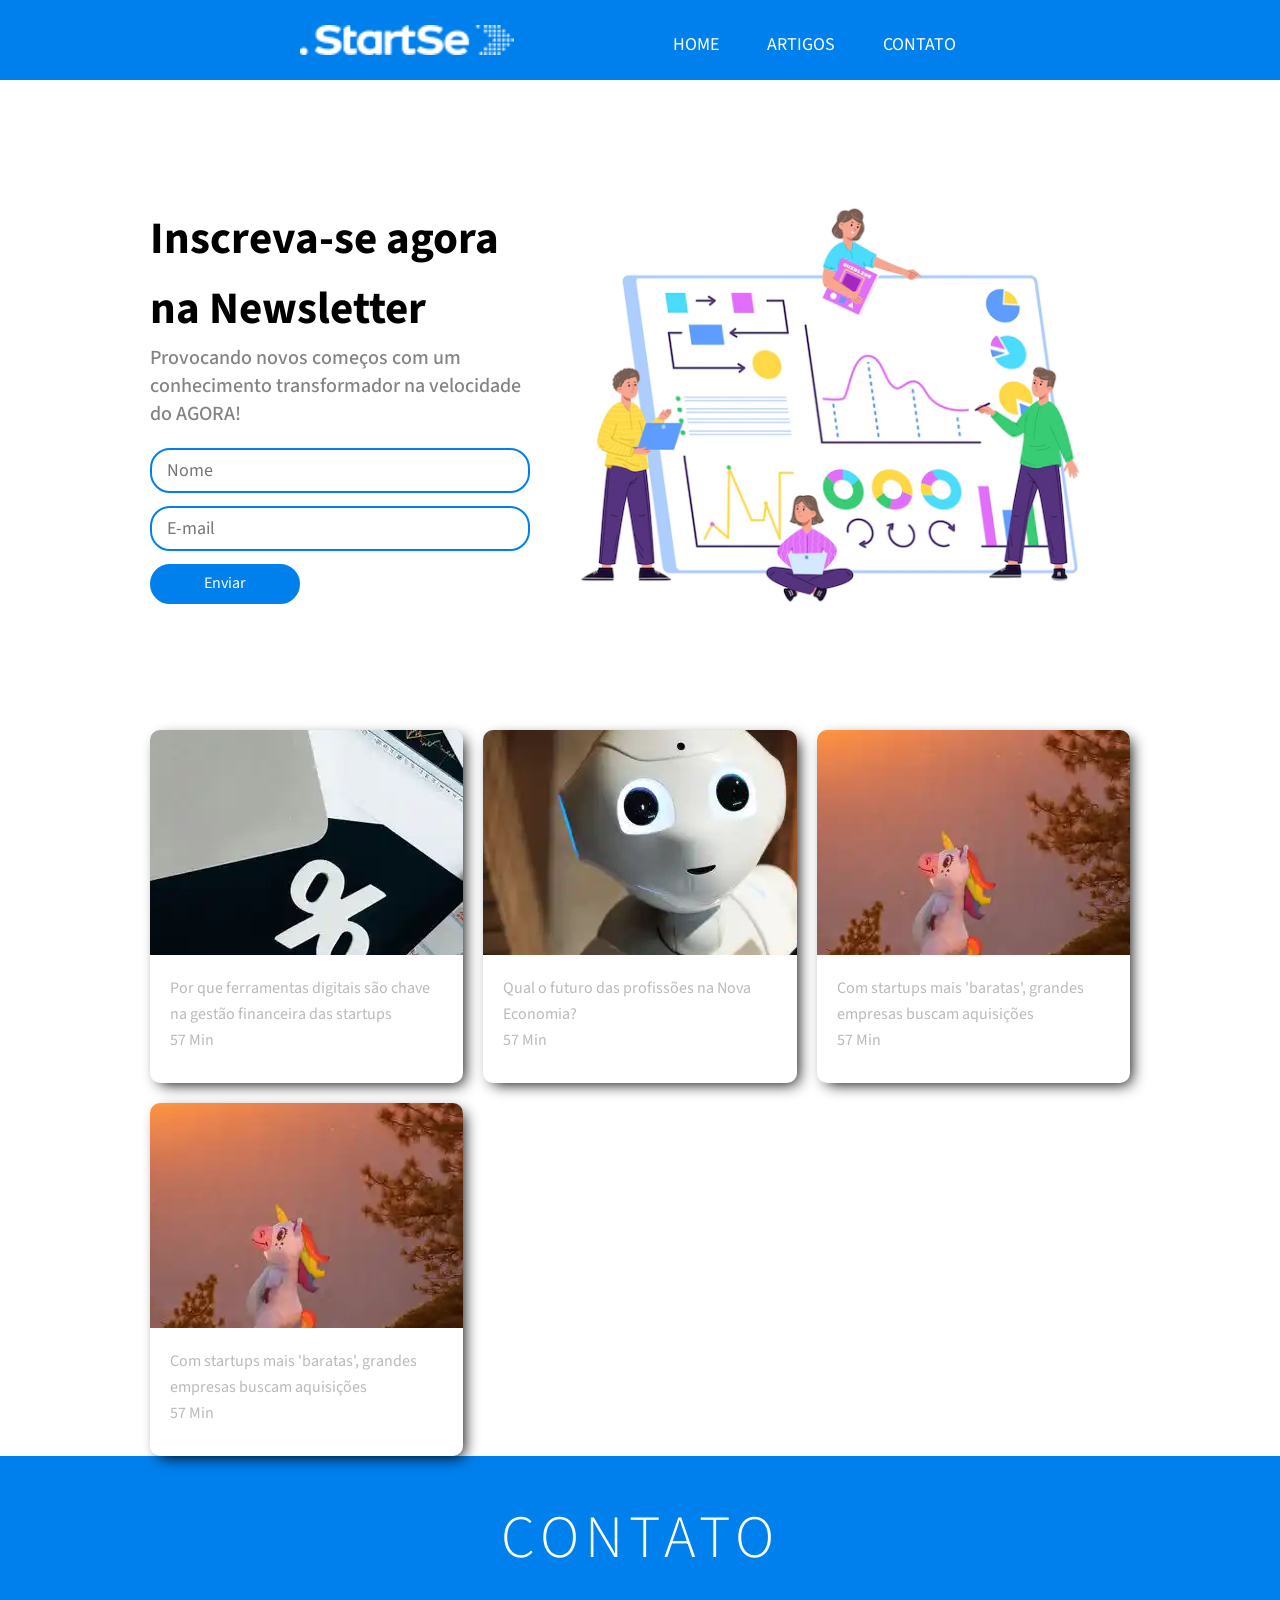
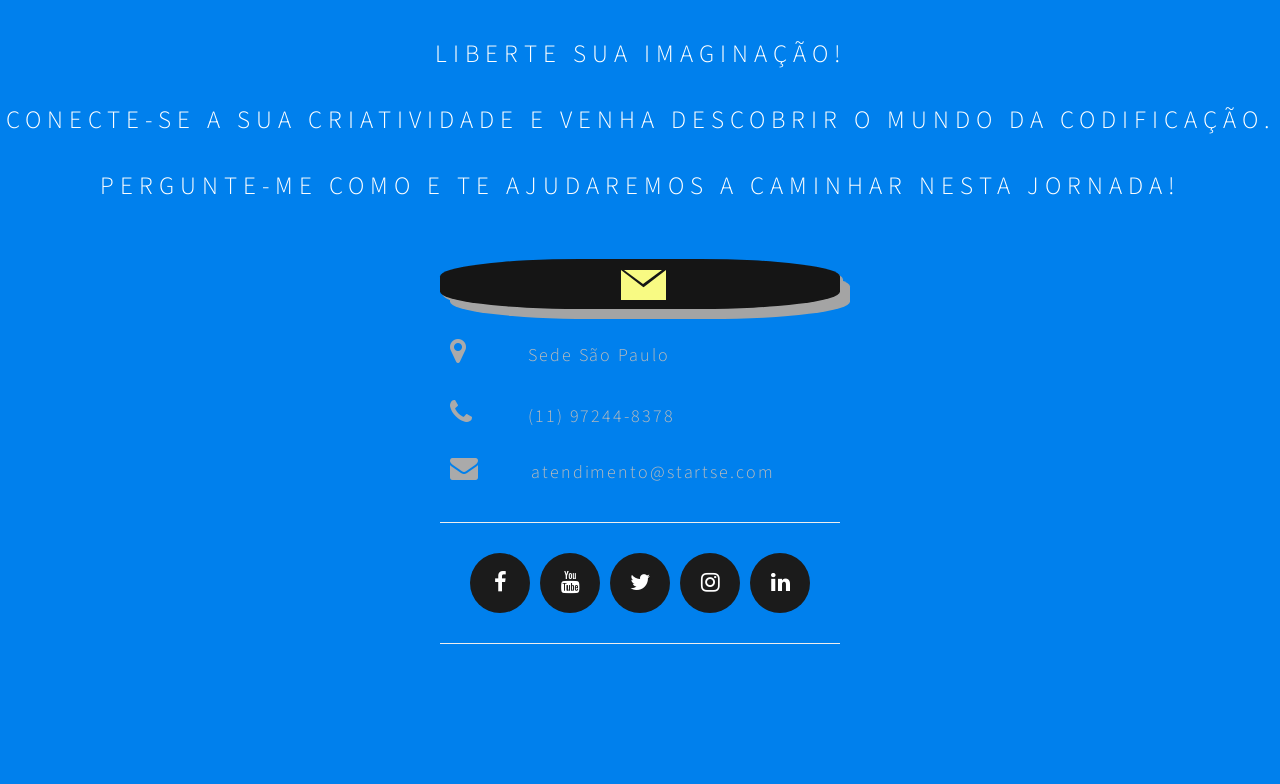
<file: index.html>
<!DOCTYPE html>
<html lang="pt-br">

<head>
    <meta charset="UTF-8">
    <meta http-equiv="X-UA-Compatible" content="IE=edge" />
    <meta name="viewport" content="width=device-width, initial-scale=1.0" />
    <title>StartSe_WEB</title>
    <link rel="stylesheet" href="https://maxcdn.bootstrapcdn.com/font-awesome/4.5.0/css/font-awesome.min.css">
    <link rel='stylesheet' href='https://maxcdn.bootstrapcdn.com/bootstrap/3.3.5/css/bootstrap.min.css'>
    <link rel="icon" type="image/x-icon" href="images/favicon.ico" />
    <link rel="stylesheet" href="./CSS/style.css" />
    <link rel="stylesheet" href="./CSS/responsive.css" />
</head>

<body>
    <header>
        <div class="container">
            <img src="./images/image.png" alt="logo" />
            <div class="menu-section">
                <div class="container-menu">
                    <input type="checkbox" id="checkbox-menu" />
                    <label class="menu-button-container" for="checkbox-menu">
                        <span></span>
                        <span></span>
                        <span></span>
                    </label>
                    <nav>
                        <ul class="menu">
                            <li>
                                <a href="#home">Home</a>
                            </li>
                            <li>
                                <a href="#artigos">Artigos</a>
                            </li>
                            <li>
                                <a href="#contact">Contato</a>
                            </li>
                        </ul>
                    </nav>
                </div>
            </div>
        </div>
    </header>
    <main id="home">
        <div class="container-main">
            <div>
                <h2><span>Inscreva-se agora</span></h2>
                <h2>na Newsletter</h2>
                <h3>
                    Provocando novos começos com um conhecimento transformador na
                    velocidade do AGORA!
                </h3>
                <form id="news">
                    <input type="text" placeholder="Nome" />
                    <input type="email" placeholder="E-mail" />
                    <input type="submit" value="Enviar" />
                </form>
            </div>
            <img src="./images/register.webp" alt="">
        </div>
    </main>
    <section id="artigos" class="cards">
        <a href="https://www.startse.com/artigos/ferramentas-digitais-sao-chave-na-gestao-financeira-das-startups/">
            <div class="card">
                <div class="image">
                    <img src="./images/comp.webp" />
                </div>

                <div class="content">
                    <p class="title text--medium">
                        Por que ferramentas digitais são chave na gestão financeira das startups
                    </p>
                    <div class="info">
                        <p class="text--medium">57 Min</p>
                    </div>
                </div>
            </div>
        </a>
        <a href="./artigos/futuro/futuro.html">
            <div class="card">
                <div class="image">
                    <img src="./images/futuro.webp" />
                </div>

                <div class="content">
                    <p class="title text--medium">
                        Qual o futuro das profissões na Nova Economia?
                    </p>
                    <div class="info">
                        <p class="text--medium">57 Min</p>
                    </div>
                </div>
            </div>
        </a>
        <div class="card">
            <div class="image">
                <img src="./images/unicornio.webp" />
            </div>

            <div class="content">
                <p class="title text--medium">
                    Com startups mais 'baratas', grandes empresas buscam aquisições
                </p>
                <div class="info">
                    <p class="text--medium">57 Min</p>
                </div>
            </div>
        </div>
        <div class="card">
            <div class="image">
                <img src="./images/unicornio.webp" />
            </div>

            <div class="content">
                <p class="title text--medium">
                    Com startups mais 'baratas', grandes empresas buscam aquisições
                </p>
                <div class="info">
                    <p class="text--medium">57 Min</p>
                </div>
            </div>
        </div>
    </section>
    <section id="contact">

        <h1 class="section-header">Contato</h1>
    
        <article>
          <h4 class="section-message">
            Liberte sua imaginação!
          </h4>
          <h4 class="section-message">
            Conecte-se a sua criatividade e venha descobrir o mundo da codificação.
          </h4>
          <h4 class="section-message">
            Pergunte-me como e te ajudaremos a caminhar nesta jornada!
          </h4>
          <div class="contact-wrapper">
    
            <!-- Message contact page -->
            <div>
              <input id="checkcontact" type="checkbox">
              <div id="check">
                <label for="checkcontact" class="contactbutton">
                  <div class="mail">
                  </div>
                </label>
                <form id="contact-form" class="form-horizontal" role="form">
    
                  <div class="form-group">
                    <div class="col-sm-12">
                      <input type="text" class="form-control" id="name" placeholder="NOME" name="name" value="" required>
                    </div>
                  </div>
                  <div class="form-group">
                    <div class="col-sm-12">
                      <input type="email" class="form-control" id="email" placeholder="EMAIL" name="email" value=""
                        required>
                    </div>
                  </div>
                  <textarea class="form-control" rows="10" placeholder="MENSAGEM" name="message" required></textarea>
    
                  <button class="btn btn-primary send-button" id="submit" type="submit" value="Enviar">
                    <div class="alt-send-button">
                      <i class="fa fa-paper-plane"></i><span class="send-text">Enviar</span>
                    </div>
                  </button>
                </form>
              </div>
            </div>
            <!-- map, contacts and social media page -->
    
            <nav class="direct-contact-container">
    
              <ul class="contact-list">
                <input id="checkaddress" type="checkbox">
                <div id="checkaddres">
                  <label for="checkaddress" class="contactaddress">
<!--                    <div class="divaddress">-->
                      <li id="address" class="list-item"><i class="fa fa-map-marker fa-2x"><span
                            class="contact-text place">Sede São Paulo</span></i></li>
<!--                    </div>-->
                  </label>
                  <iframe src="https://www.google.com/maps/embed?pb=!1m18!1m12!1m3!1d3657.2522989006097!2d-46.67970048460905!3d-23.559380467405166!2m3!1f0!2f0!3f0!3m2!1i1024!2i768!4f13.1!3m3!1m2!1s0x94ce57839885e0d3%3A0x8f6161fee68362d4!2sR.%20Cristiano%20Viana%2C%20401%20-%20Pinheiros%2C%20S%C3%A3o%20Paulo%20-%20SP%2C%2005411-000!5e0!3m2!1spt-PT!2sbr!4v1655299584125!5m2!1spt-PT!2sbr" width="400" height="350" style="border:0;" allowfullscreen="" loading="lazy" referrerpolicy="no-referrer-when-downgrade"></iframe>
                </div>
                <li class="list-item"><i class="fa fa-phone fa-2x"><span class="contact-text phone"><a
                        href="tel:55 11 97244-8378" title="Give me a call">(11) 97244-8378</a></span></i></li>
    
                <li class="list-item"><i class="fa fa-envelope fa-2x"><span class="contact-text gmail"><a href="mailto:atendimento@startse.com"
                        title="Send me an email">atendimento@startse.com</a></span></i></li>
    
              </ul>
    
              <hr>
              <ul class="social-media-list">
                <li><a href="https://www.facebook.com/startseoficial" target="blank" class="contact-icon">
                    <i class="fa fa-facebook" aria-hidden="true"></i></a>
                </li>
                <li><a href="https://www.youtube.com/startseoficial" target="_blank" class="contact-icon">
                    <i class="fa fa-youtube" aria-hidden="true"></i></a>
                </li>
                <li><a href="https://twitter.com/startseoficial" target="_blank" class="contact-icon">
                    <i class="fa fa-twitter" aria-hidden="true"></i></a>
                </li>
                <li><a href="https://www.instagram.com/startseoficial/" target="_blank" class="contact-icon">
                    <i class="fa fa-instagram" aria-hidden="true"></i></a>
                </li>
                <li><a href="https://www.linkedin.com/company/startse/" target="_blank" class="contact-icon">
                  <i class="fa fa-linkedin" aria-hidden="true"></i></a>
              </li>

              <hr>
    
            </nav>
    
          </div>
        </article>
      </section>
    
</body>

</html>
</file>
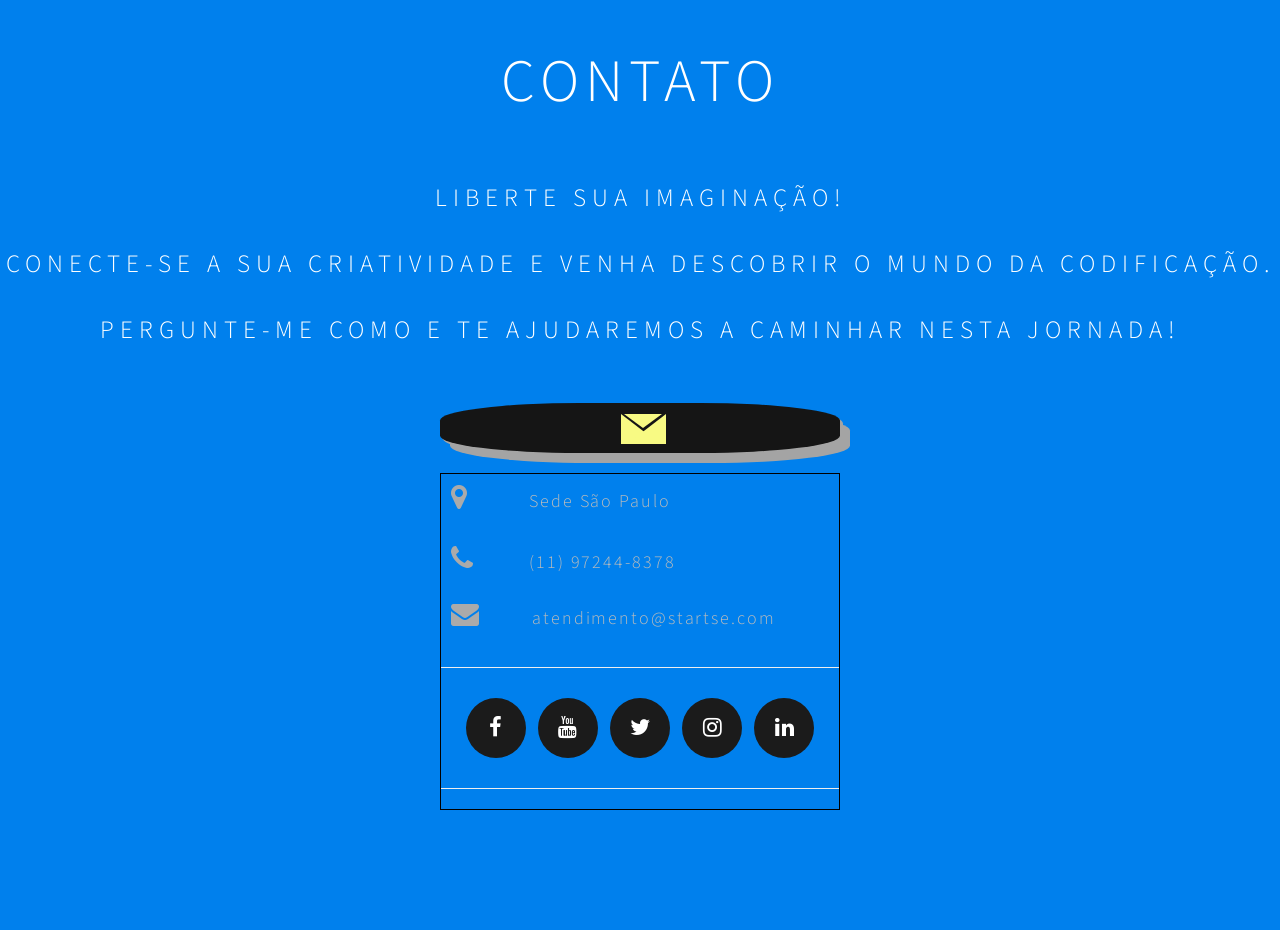
<file: index-old.html>
<!DOCTYPE html>
<html lang="pt-br">

<head>
  <meta charset="UTF-8">
  <title>StartSe_WEB</title>
  <link rel="stylesheet" href="https://maxcdn.bootstrapcdn.com/font-awesome/4.5.0/css/font-awesome.min.css">
  <link rel='stylesheet' href='https://maxcdn.bootstrapcdn.com/bootstrap/3.3.5/css/bootstrap.min.css'>
  <link rel="icon" type="image/x-icon" href="./imagens/favicon.ico" />
  <link rel="stylesheet" href="./CSS/style_Contato.css">
  <meta name="viewport" content="width=device-width, initial-scale=1.0" />

</head>

<body>
  <section id="contact">

    <h1 class="section-header">Contato</h1>

    <article>
      <h4 class="section-message">
        Liberte sua imaginação!
      </h4>
      <h4 class="section-message">
        Conecte-se a sua criatividade e venha descobrir o mundo da codificação.
      </h4>
      <h4 class="section-message">
        Pergunte-me como e te ajudaremos a caminhar nesta jornada!
      </h4>
      <div class="contact-wrapper">

        <!-- Message contact page -->
        <div>
          <input id="checkcontact" type="checkbox">
          <div id="check">
            <label for="checkcontact" class="contactbutton">
              <div class="mail">
              </div>
            </label>
            <form id="contact-form" class="form-horizontal" role="form">

              <div class="form-group">
                <div class="col-sm-12">
                  <input type="text" class="form-control" id="name" placeholder="NOME" name="name" value="" required>
                </div>
              </div>
              <div class="form-group">
                <div class="col-sm-12">
                  <input type="email" class="form-control" id="email" placeholder="EMAIL" name="email" value=""
                    required>
                </div>
              </div>
              <textarea class="form-control" rows="10" placeholder="MENSAGEM" name="message" required></textarea>

              <button class="btn btn-primary send-button" id="submit" type="submit" value="Enviar">
                <div class="alt-send-button">
                  <i class="fa fa-paper-plane"></i><span class="send-text">Enviar</span>
                </div>
              </button>
            </form>
          </div>
        </div>
        <!-- map, contacts and social media page -->

        <nav class="direct-contact-container">

          <ul class="contact-list">
            <input id="checkaddress" type="checkbox">
            <div id="checkaddres">
              <label for="checkaddress" class="contactaddress">
                <div class="divaddress">
                  <li id="address" class="list-item"><i class="fa fa-map-marker fa-2x"><span
                        class="contact-text place">Sede São Paulo</span></i></li>
                </div>
              </label>
              <iframe src="https://www.google.com/maps/embed?pb=!1m18!1m12!1m3!1d3657.2522989006097!2d-46.67970048460905!3d-23.559380467405166!2m3!1f0!2f0!3f0!3m2!1i1024!2i768!4f13.1!3m3!1m2!1s0x94ce57839885e0d3%3A0x8f6161fee68362d4!2sR.%20Cristiano%20Viana%2C%20401%20-%20Pinheiros%2C%20S%C3%A3o%20Paulo%20-%20SP%2C%2005411-000!5e0!3m2!1spt-PT!2sbr!4v1655299584125!5m2!1spt-PT!2sbr" width="400" height="350" style="border:0;" allowfullscreen="" loading="lazy" referrerpolicy="no-referrer-when-downgrade"></iframe>
            </div>
            <li class="list-item"><i class="fa fa-phone fa-2x"><span class="contact-text phone"><a
                    href="tel:55 11 97244-8378" title="Give me a call">(11) 97244-8378</a></span></i></li>

            <li class="list-item"><i class="fa fa-envelope fa-2x"><span class="contact-text gmail"><a href="mailto:atendimento@startse.com"
                    title="Send me an email">atendimento@startse.com</a></span></i></li>

          </ul>

          <hr>
          <ul class="social-media-list">
            <li><a href="https://www.facebook.com/startseoficial" target="blank" class="contact-icon">
                <i class="fa fa-facebook" aria-hidden="true"></i></a>
            </li>
            <li><a href="https://www.youtube.com/startseoficial" target="_blank" class="contact-icon">
                <i class="fa fa-youtube" aria-hidden="true"></i></a>
            </li>
            <li><a href="https://twitter.com/startseoficial" target="_blank" class="contact-icon">
                <i class="fa fa-twitter" aria-hidden="true"></i></a>
            </li>
            <li><a href="https://www.instagram.com/startseoficial/" target="_blank" class="contact-icon">
                <i class="fa fa-instagram" aria-hidden="true"></i></a>
            </li>
            <li><a href="https://www.linkedin.com/company/startse/" target="_blank" class="contact-icon">
              <i class="fa fa-linkedin" aria-hidden="true"></i></a>
          </li>
<!--        </ul>
          <ul class="social-media-list">
            <li><a href="https://www.linkedin.com/company/startse/" target="_blank" class="contact-icon">
                <i class="fa fa-linkedin" aria-hidden="true"></i></a>
            </li>
            <li><a href="#" target="" class="contact-icon">
                <i class="fa fa-codepen" aria-hidden="true"></i></a>
            </li>
            <li><a href="#" target="" class="contact-icon">
                <i class="fa fa-github" aria-hidden="true"></i></a>
            </li>
            <li><a href="#" target="" class="contact-icon">
                <i class="fa fa-google-plus" aria-hidden="true"></i></a>
            </li>
          </ul> -->
          <hr>

        </nav>

      </div>
    </article>
  </section>

</body>

</html>
</file>
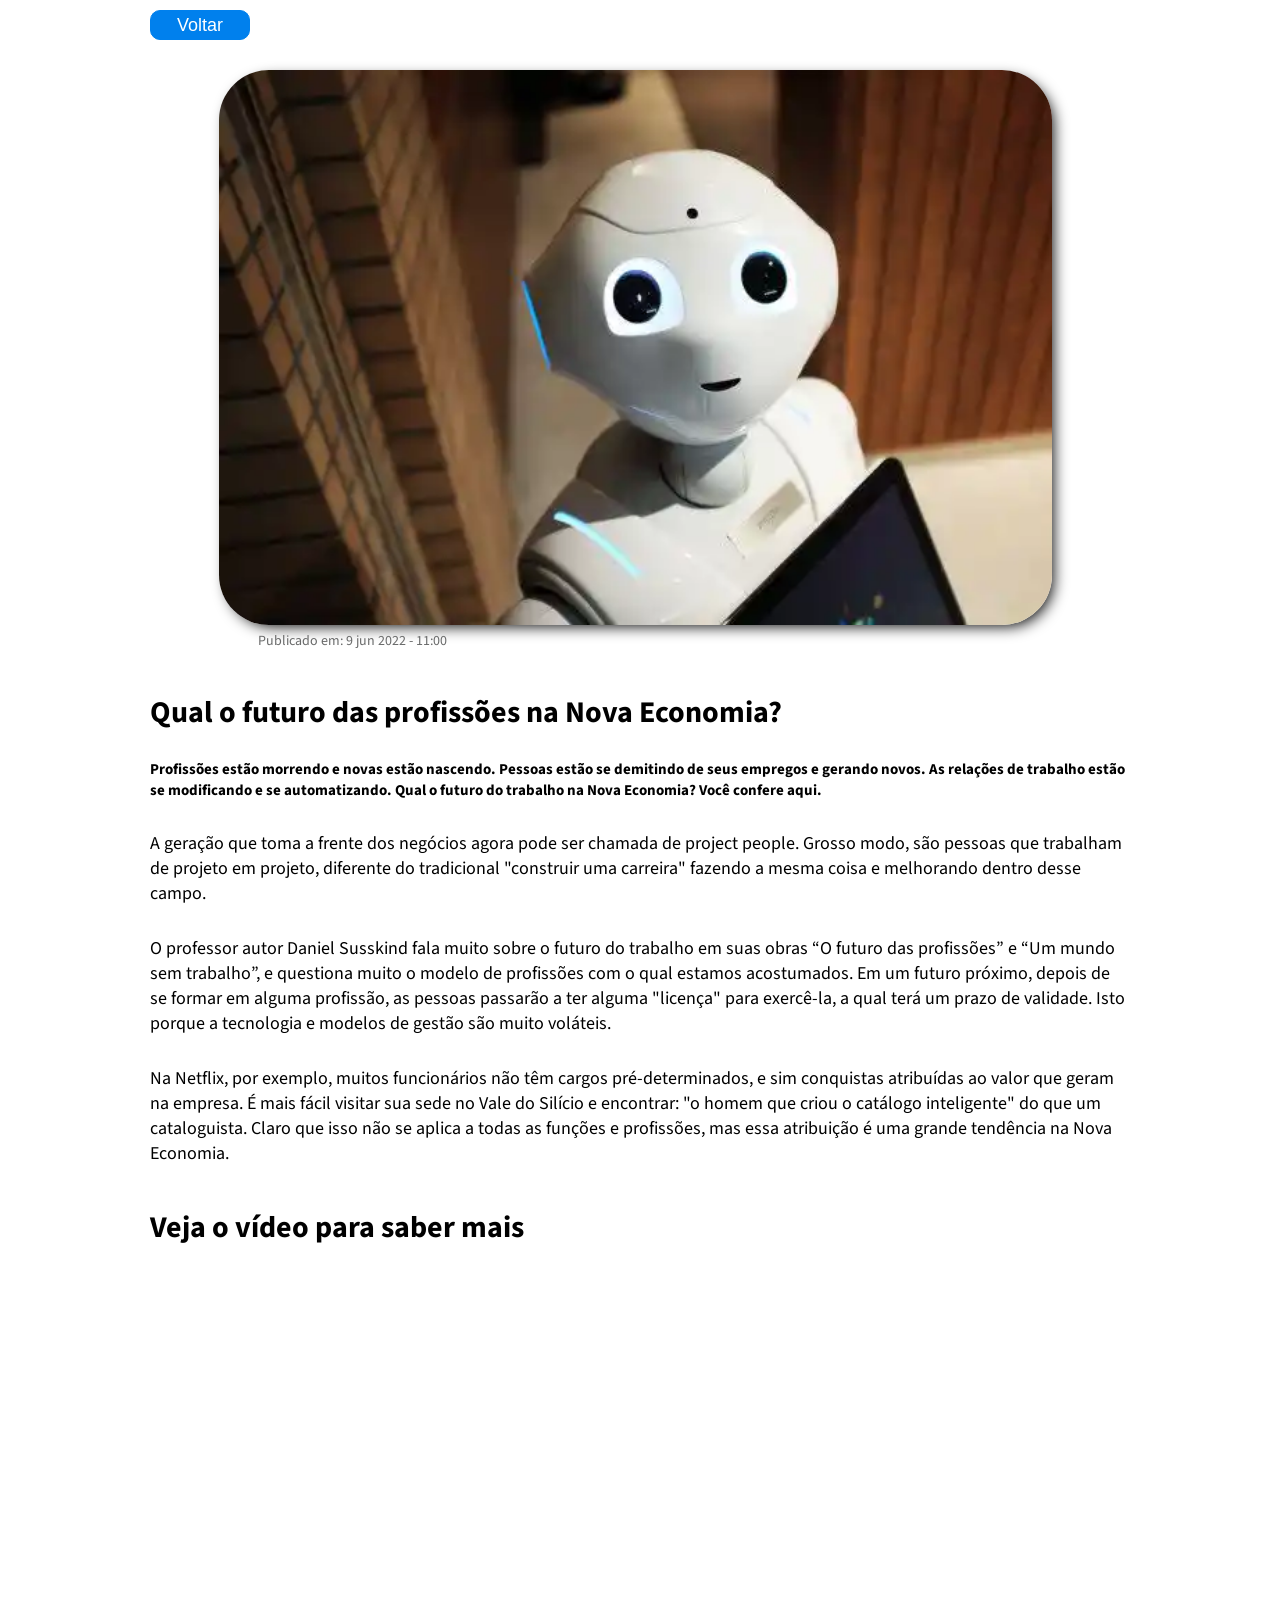
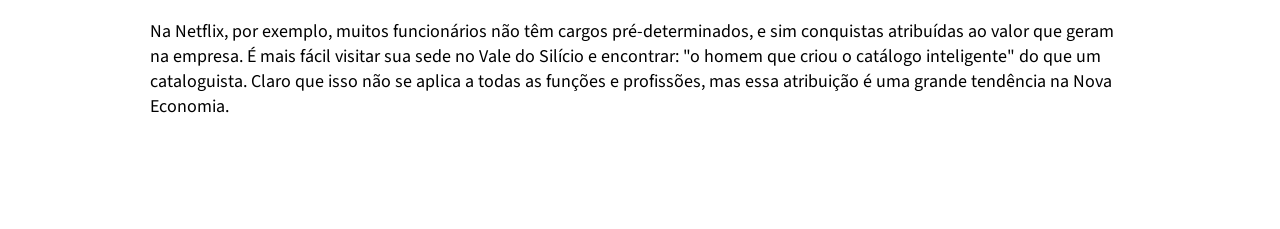
<file: artigos/futuro/futuro.html>
<!DOCTYPE html>
<html lang="pt-br">

<head>
    <meta charset="UTF-8" />
    <meta name="viewport" content="width=device-width, initial-scale=1.0" />
    <meta http-equiv="X-UA-Compatible" content="IE=edge" />
    <link rel="stylesheet" href="./futuro.css" />
    <link rel="icon" type="image/x-icon" href="/images/favicon.ico" />
    <title>Qual o futuro das profissões na Nova Economia?</title>
</head>

<body>
    <section>
        <div>
            <a href="../../index.html">
                <button>Voltar</button>
            </a>
        </div>
        <img src="../../images/futuro.webp" alt="banner" />
        <p class="publication">Publicado em: 9 jun 2022 - 11:00</p>
        <h1>Qual o futuro das profissões na Nova Economia?</h1>
        <h4>Profissões estão morrendo e novas estão nascendo. Pessoas estão se demitindo de seus empregos e gerando
            novos. As relações de trabalho estão se modificando e se automatizando. Qual o futuro do trabalho na Nova
            Economia? Você confere aqui.</h4>
        <p>A geração que toma a frente dos negócios agora pode ser chamada de project people. Grosso modo, são pessoas
            que trabalham de projeto em projeto, diferente do tradicional "construir uma carreira" fazendo a mesma coisa
            e melhorando dentro desse campo.</p>
        <p>O professor autor Daniel Susskind fala muito sobre o futuro do trabalho em suas obras “O futuro das
            profissões” e “Um mundo sem trabalho”, e questiona muito o modelo de profissões com o qual estamos
            acostumados. Em um futuro próximo, depois de se formar em alguma profissão, as pessoas passarão a ter alguma
            "licença" para exercê-la, a qual terá um prazo de validade. Isto porque a tecnologia e modelos de gestão são
            muito voláteis.</p>
        <p>Na Netflix, por exemplo, muitos funcionários não têm cargos pré-determinados, e sim conquistas atribuídas ao
            valor que geram na empresa. É mais fácil visitar sua sede no Vale do Silício e encontrar: "o homem que criou
            o catálogo inteligente" do que um cataloguista. Claro que isso não se aplica a todas as funções e
            profissões, mas essa atribuição é uma grande tendência na Nova Economia.</p>
        <h2>Veja o vídeo para saber mais</h2>

        <div class="content-video">
            <iframe width="560" height="315" src="https://www.youtube.com/embed/3TuyVu5RicM"
                title="YouTube video player" frameborder="0"
                allow="accelerometer; autoplay; clipboard-write; encrypted-media; gyroscope; picture-in-picture"
                allowfullscreen></iframe>
        </div>

        <p>Na Netflix, por exemplo, muitos funcionários não têm cargos pré-determinados, e sim conquistas atribuídas ao
            valor que geram na empresa. É mais fácil visitar sua sede no Vale do Silício e encontrar: "o homem que criou
            o catálogo inteligente" do que um cataloguista. Claro que isso não se aplica a todas as funções e
            profissões, mas essa atribuição é uma grande tendência na Nova Economia.</p>
    </section>
</body>

</html>
</file>
<file: CSS/style.css>
@import url('https://fonts.googleapis.com/css2?family=Source+Sans+Pro:ital,wght@0,300;0,400;0,700;1,400&display=swap');
*{
    box-sizing: border-box;
    margin: 0;
    padding: 0;
    outline: 0;
}

html,
body {
    font-family: "Source Sans Pro", 'Times New Roman';
    text-rendering: optimizeLegibility;
    -webkit-font-smoothing: antialiased;
} 

/* HEADER */

header {
    background-color: #0080ed;
}

header .container{
    display: flex;
    align-items: center;
    justify-content: space-between;
    max-width: 980px;
    height: 80px;
    margin: auto;
}

header nav ul{
    display: flex;
}

header nav ul li {
    list-style: none;
}

header nav ul li a {
    text-decoration: none;
    color: white;
    text-transform: uppercase;
    font-size: 18px;
    padding: 24px;
    transition: all 250ms linear 0s;
}

header nav ul li a:hover {
    background: rgba(255,255,255,0.15);
}

header .container img{
    height: 30px;
}

#checkbox-menu{
    display:none
}

/* MAIN */
main {
    margin-bottom: 100px;
}

main .container-main{
    display: flex;
    align-items: center;
    justify-content: space-between;
    max-width: 980px;
    margin: 100px auto 0px auto;
}

h2{
    color: rgb(0,0,0);
    font-size: 45px;
    line-height: 50px;
    font-weight: bold;
}

h3{
    color: rgb(131,131,131);
    font-size: 20px;
    line-height: 28px;
    margin: 10px 0;
}

form#news {
    margin-top: 20px;
}

form#news input {
    width: 380px;
    padding-left: 15px;
    font-size: 18px;
    height: 45px;
    margin-bottom: 13px;
    border-radius: 20px;
    border: 2px solid #0080ed;
}
form#news [type="submit"] {
    background-color: #0080ed;
    color: white;
    width: 150px;
    padding-left: 0px;
    font-size: 16px;
    height: 40px;
}
form#news [type="submit"]:hover {
    cursor: pointer;
    background-color: rgba(0,128,237,0.75);
    transform: translateY(-2px);
}

main .container-main img{
    width: 600px;
}

/* CARDS */

section# a {
    text-decoration: none;
}

.cards {
    width: 90%;
    max-width: 980px;
    margin: auto;
    display: grid;
    grid-template-columns: repeat(auto-fit, minmax(250px, 1fr));
    grid-gap: 20px;
}

.text--medium{
    font-size: 16px;
    line-height: 26px;
    font-weight: 400;
    color: rgb(187,185,185);
}

.card{
    display: flex;
    flex-direction: column;
    cursor: pointer;
    box-shadow: 5px 5px 15px -4px #000000;
    transition: all 0.3s ease 0s;
    border-radius: 10px;
}

.card:hover{
    transform: translateY(-7px);
}

.image {
    width: 100%;
    padding-top: 56.25%;
    overflow: hidden;
    position: relative;
    border-radius: 10px 10px 0 0;
    height: 225px;
}

.image img{
    position: absolute;
    border-radius: 10px;
    top: 50%;
    left: 50%;
    transform: translate(-50%, -50%);
}

.content {
    margin:20px;
}

.title{
    margin-bottom:0px;
}

/* CONTATO */


#contact {
    width: 100%;
    height: 100%;
    background-color: #0080ed;
    padding-bottom: 100px;
  }
  
  .section-header {
    text-align: center;
    margin: 0 auto;
    padding: 40px 0;
    font: 300 60px "Source Sans Pro", 'Times New Roman', sans-serif;
    color: #fff;
    text-transform: uppercase;
    letter-spacing: 6px;
  }
  
  .section-message {
    text-align: center;
    margin: 0 auto;
    padding: 15px 0;
    font: 300 25px "Source Sans Pro", 'Times New Roman', sans-serif;
    color: #fff;
    text-transform: uppercase;
    letter-spacing: 6px;
  }
  
  
  .contact-wrapper {
    display:flexbox;
    flex-direction: row;
    justify-content: space-between;
    margin: auto;
    padding: 20px;
    position: relative;
    max-width: 840px;
  }
  
  /* contact page */
  .contactbutton {
    background: #151515;
    box-shadow: 10px 10px 0 0 #A4A4A4, 2px 2px 0 0 #A4A4A4, 3px 3px 0 0 #A4A4A4;
    text-align: center;
    display: block;
    width: 400px;
    height: 50px;
    margin: auto;
    margin-top: 20px;
    margin-bottom: 20px;
    cursor: pointer;
    border-radius: 35%;
  }
  
  .contactbutton:hover {
    box-shadow: 5px 5px 0 0 #424242, 0px 0px 0 0 #424242, 0px 0px 0 0 #424242;
    margin: auto;
    justify-content: center;
    align-items: center;
    margin-top: 20px;
    margin-bottom: 20px;
  }
  
  .mail {
    margin-top: 11px;
    font-size: 15px;
    display: inline-block;
    border-top: 2em solid transparent;
    border-left: 2.6em solid rgb(248, 250, 131);
    height: 0;
    width: 0;
    position: relative;
  }
  
  .mail:before {
    content: '';
    top: -2.5em;
    left: -2.95em;
    display: block;
    position: absolute;
    border-top: 1.2em solid rgb(248, 250, 131);
    border-left: 1.6em solid transparent;
    border-right: 1.6em solid transparent;
    border-bottom: 1em solid transparent;
    font-size: 0.8em;
  }
  
  .mail::after {
    display: block;
    content: "";
    position: absolute;
    border-top: 2em solid transparent;
    border-right: 2.6em solid rgb(248, 250, 131);
    height: 0;
    width: 0;
    left: -2.18em;
    bottom: 0;
  }
  
  #checkcontact {
    display: none;
  }
  
  .form-horizontal {
    margin: auto;
    overflow: hidden;
    max-height: 500px;
    transition: all linear 1s;
    max-width: 400px;
    font-family: "Source Sans Pro", 'Times New Roman';
    font-weight: 400;
  
  }
  
  input#checkcontact:not(:checked)+div#check form {
    display: none;
  }
  
  input#checkcontact:checked+div#check form {
    display: block;
  }
  
  #submit {
    background-color: #151515;
  }
  
  .form-control, 
  textarea {
    max-width: 400px;
    background-color: white;
    color: black;
    letter-spacing: 1px;
    font-size: 1.2em;
    font-weight: 600;
  }
  
  .send-button {
    margin-top: 15px;
    height: 34px;
    width: 400px;
    overflow: hidden;
    transition: all .2s ease-in-out;
  }
  
  .alt-send-button {
    width: 400px;
    height: 34px;
    transition: all .2s ease-in-out;
  }
  
  .send-text {
    display: block;
    margin-top: 10px;
    font: 700 12px "Source Sans Pro", 'Times New Roman', sans-serif;
    letter-spacing: 2px;
  }
  
  .alt-send-button:hover {
    transform: translate3d(0px, -29px, 0px);
  }
  
   .direct-contact-container {
    max-width: 400px;
    margin: auto;
  }
  
  /* Location, Phone, Email Section  */
  .contact-list {
    list-style-type: none;
    margin-left: 10px;
    padding-right: 20px;
  }

   #checkaddress {
    display: none;
  }
  
  #address span {
    cursor: pointer;
  }
  
  #address span:hover {
    color: #fff;
  }
  
  input#checkaddress:not(:checked)+div#checkaddres iframe {
    display: none;
  }
  
  input#checkaddress:checked+div#checkaddres iframe {
    display: block;
  }
  
  .list-item {
    line-height: 4;
    color: #aaa;
  }
  
  .contact-text {
    font: 300 18px "Source Sans Pro", 'Times New Roman', sans-serif;
    letter-spacing: 1.9px;
    color: #bbb;
  }
  
  .place {
    margin-left: 62px;
  }
  
  .phone {
    margin-left: 56px;
  }
  
  .gmail {
    margin-left: 53px;
  }
  
  .contact-text a {
    color: #bbb;
    text-decoration: none;
    transition-duration: 0.2s;
  }
  
  .contact-text a:hover {
    color: #fff;
    text-decoration: none;
  }
  
  
  /* Social Media Icons*/ 
  .social-media-list {
    position: relative;
    font-size: 22px;
    text-align: center;
    width: 100%;
    margin: 0 auto;
    padding: 0;
  }
  
  .social-media-list li a {
    color: #fff;
  }
  
  .social-media-list li {
    position: relative; 
    display: inline-block;
    height: 60px;
    width: 60px;
    margin: 10px 3px;
    line-height: 60px;
    border-radius: 50%;
    color: #fff;
    background-color: rgb(27,27,27);
    transition: all .2s ease-in-out;
  }
  
  .contact-icon{
    cursor: pointer;
  }
  
  .social-media-list li:after {
  /*  content: '';*/
    position: absolute;
    top: 0;
    left: 0;
    width: 80px;
    height: 80px; 
    line-height: 60px;
    border-radius: 50%;
    opacity: 0;
    box-shadow: 0 0 0 1px #fff;
    transition: all .2s ease-in-out;
  }
  
  .social-media-list li:hover {
    background-color: #fff;
  
  }
  
  .social-media-list li:hover:after {
    opacity: 1;  
    transform: scale(1.12);
    transition-timing-function: cubic-bezier(0.37,0.74,0.15,1.65);
  }
  
  .social-media-list li:hover a {
    color: #000;
  }
  
  .copyright {
    font: 200 14px "Source Sans Pro", 'Times New Roman', sans-serif;
    color: #555;
    letter-spacing: 1px;
    text-align: center;
  }
  */
  hr {
    border-color: rgba(255,255,255,.6);
  }
</file>
<file: CSS/responsive.css>
@media (max-width: 1000px) {
    main .container-main div {
        margin: auto;
    }

    main .container-main img {
        display: none;
    }

    h2 {
        margin-left: 50px;
    }

    div h3 {
        margin-left: 50px;
    }

    form#news {
        display: flex;
        align-items: center;
        width: 100%;
        padding-top: 30px;
        text-align: center;
        flex-direction: column;
    }

    input {
        margin: 12px;
    }

    .contact-wrapper {
        display: flex;
        flex-direction: column;
    }

    .direct-contact-container, .form-horizontal {
        margin: 0 auto;
    }  
      
    .direct-contact-container {
        margin-top: 60px;
        max-width: 400px;
    }    

    .social-media-list li {
        height: 60px;
        width: 60px;
        line-height: 60px;
    }

    .social-media-list li:after {
        width: 60px;
        height: 60px;
        line-height: 60px;
    }
      
    .container {
        padding: 0px 20px;
    }
}

@media (max-width: 630px) {

    .menu-button-container {
        display: flex
    }

    .menu {
        position: absolute;
        margin-top: 30px;
        flex-direction: column;
        width: 100vw;
        justify-content: center;
        align-items: center;
        left: 100%;
        transform: translateX(100vw);
        transition: 0.5s ease transform;
    }


    .menu>li {
        display: flex;
        justify-content: center;
        margin: 0;
        padding: 0px;
        width: 100%;
        color: white;
        background-color: #0080ed;
        border-radius: 5px;
    }

    .menu>li:not(:last-child) {
        border-bottom: 1px solid white;
    }

    .menu li a {
        flex: 1;
        text-align: center;
    }

    main .container-menu img {
        display: none;
    }

    label.menu-button-container {
        cursor: pointer;
        position: relative;
        display: block;
        height: 22px;
        width: 30px;
    }

    label.menu-button-container span {
        position: absolute;
        display: block;
        height: 5px;
        width: 100%;
        background: white;
        border-radius: 30px;
        transition: 0.25s ease-in-out;
    }

    label.menu-button-container span:nth-child(1) {
        top: 0;
    }

    label.menu-button-container span:nth-child(2) {
        top: 8px;
    }

    label.menu-button-container span:nth-child(3) {
        top: 16px;
    }

    #checkbox-menu:checked+label.menu-button-container span:nth-child(1) {
        transform: rotate(-45deg);
        top: 8px
    }

    #checkbox-menu:checked+label.menu-button-container span:nth-child(2) {
        opacity: 0;
    }

    #checkbox-menu:checked+label.menu-button-container span:nth-child(3) {
        transform: rotate(45deg);
        top: 8px
    }

    nav.menu{
        width: 100%;
    }

    #checkbox-menu~nav .menu {
        display: none;
    } 

    #checkbox-menu:checked~nav .menu {
        display: block;
        transform: translateX(-100vw);
        transition: 0.5s ease transform;
    } 

    .direct-contact-container, .form-wrapper {
        float: none;
        margin: 0 auto;
    }

    .form-control, textarea {
        margin: 0 auto;
    }

/*    li#address {
        padding: 10px;
        margin-bottom: 20px;
    }
    
    .list-item:nth-child(1){
        margin-bottom: 150px;

    }

    .list-item:nth-child(2){
        margin-top: 150px;
        line-height: 8;
    }

    li#address span.contact-text {
        border: 1px solid black;
        background-color: red;
        width: 200px;
        height: 50px;
        margin-bottom: 10px;
/*        padding: 50px; 
    }    */ 

    iframe {
        width: 300px;
    }
      
    .name, .email, textarea {
        width: 380px;
    } 
      
    .direct-contact-container {
        margin-top: 60px;
        max-width: 380px;
    }

    .social-media-list {
        left: 0;
    }

    .social-media-list li {
        height: 55px;
        width: 55px;
        line-height: 55px;
        font-size: 2rem;
    }

    .social-media-list li:after {
        width: 55px;
        height: 55px;
        line-height: 55px;
    }
    
}
</file>
<file: CSS/style_Contato.css>
@import url('https://fonts.googleapis.com/css2?family=Source+Sans+Pro:ital,wght@0,300;0,400;0,700;1,400&display=swap');
body {
  margin: 0;
  padding: 0;
  background-color: #0080ed;
  padding-bottom: 100px;
}

#contact {
  width: 100%;
  height: 100%;
}

.section-header {
  text-align: center;
  margin: 0 auto;
  padding: 40px 0;
  font: 300 60px "Source Sans Pro", 'Times New Roman', sans-serif;
  color: #fff;
  text-transform: uppercase;
  letter-spacing: 6px;
}

.section-message {
  text-align: center;
  margin: 0 auto;
  padding: 15px 0;
  font: 300 25px "Source Sans Pro", 'Times New Roman', sans-serif;
  color: #fff;
  text-transform: uppercase;
  letter-spacing: 6px;
}


.contact-wrapper {
  display:flexbox;
  flex-direction: row;
  justify-content: space-between;
  margin: auto;
  padding: 20px;
  position: relative;
  max-width: 840px;
}

/* Left contact page */
.contactbutton {
  background: #151515;
  box-shadow: 10px 10px 0 0 #A4A4A4, 2px 2px 0 0 #A4A4A4, 3px 3px 0 0 #A4A4A4;
  text-align: center;
  display: block;
  width: 400px;
  height: 50px;
  margin: auto;
  margin-top: 20px;
  margin-bottom: 20px;
  cursor: pointer;
  border-radius: 35%;
}

.contactbutton:hover {
  box-shadow: 5px 5px 0 0 #424242, 0px 0px 0 0 #424242, 0px 0px 0 0 #424242;
  margin: auto;
  justify-content: center;
  align-items: center;
  margin-top: 20px;
  margin-bottom: 20px;
}

.mail {
  margin-top: 11px;
  font-size: 15px;
  display: inline-block;
  border-top: 2em solid transparent;
  border-left: 2.6em solid rgb(248, 250, 131);
  height: 0;
  width: 0;
  position: relative;
}

.mail:before {
  content: '';
  top: -2.5em;
  left: -2.95em;
  display: block;
  position: absolute;
  border-top: 1.2em solid rgb(248, 250, 131);
  border-left: 1.6em solid transparent;
  border-right: 1.6em solid transparent;
  border-bottom: 1em solid transparent;
  font-size: 0.8em;
}

.mail::after {
  display: block;
  content: "";
  position: absolute;
  border-top: 2em solid transparent;
  border-right: 2.6em solid rgb(248, 250, 131);
  height: 0;
  width: 0;
  left: -2.18em;
  bottom: 0;
}

#checkcontact {
  display: none;
}

.form-horizontal {
  margin: auto;
  overflow: hidden;
  max-height: 500px;
  transition: all linear 1s;
  max-width: 400px;
  font-family: "Source Sans Pro", 'Times New Roman';
  font-weight: 400;

}

input#checkcontact:not(:checked)+div#check form {
  display: none;
}

input#checkcontact:checked+div#check form {
  display: block;
}

#submit {
  background-color: #151515;
}

.form-control, 
textarea {
  max-width: 400px;
  background-color: white;
  color: black;
  letter-spacing: 1px;
  font-size: 1.2em;
  font-weight: 600;
}

.send-button {
  margin-top: 15px;
  height: 34px;
  width: 400px;
  overflow: hidden;
  transition: all .2s ease-in-out;
}

.alt-send-button {
  width: 400px;
  height: 34px;
  transition: all .2s ease-in-out;
}

.send-text {
  display: block;
  margin-top: 10px;
  font: 700 12px "Source Sans Pro", 'Times New Roman', sans-serif;
  letter-spacing: 2px;
}

.alt-send-button:hover {
  transform: translate3d(0px, -29px, 0px);
}

/* Begin Right Contact Page */
.direct-contact-container {
  max-width: 400px;
  margin: auto;
  border: 1px solid black;
}

/* Location, Phone, Email Section  */
.contact-list {
  list-style-type: none;
  margin-left: -30px;
  padding-right: 20px;
}

#checkaddress {
  display: none;
}

#address span {
  cursor: pointer;
}

#address span:hover {
  color: #fff;
}

input#checkaddress:not(:checked)+div#checkaddres iframe {
  display: none;
}

input#checkaddress:checked+div#checkaddres iframe {
  display: block;
}

.list-item {
  line-height: 4;
  color: #aaa;
}

.contact-text {
  font: 300 18px "Source Sans Pro", 'Times New Roman', sans-serif;
  letter-spacing: 1.9px;
  color: #bbb;
}

.place {
  margin-left: 62px;
}

.phone {
  margin-left: 56px;
}

.gmail {
  margin-left: 53px;
}

.contact-text a {
  color: #bbb;
  text-decoration: none;
  transition-duration: 0.2s;
}

.contact-text a:hover {
  color: #fff;
  text-decoration: none;
}


/* Social Media Icons*/ 
.social-media-list {
  position: relative;
  font-size: 22px;
  text-align: center;
  width: 100%;
  margin: 0 auto;
  padding: 0;
}

.social-media-list li a {
  color: #fff;
}

.social-media-list li {
  position: relative; 
  display: inline-block;
  height: 60px;
  width: 60px;
  margin: 10px 3px;
  line-height: 60px;
  border-radius: 50%;
  color: #fff;
  background-color: rgb(27,27,27);
  transition: all .2s ease-in-out;
}

.contact-icon{
  cursor: pointer;
}

.social-media-list li:after {
/*  content: '';*/
  position: absolute;
  top: 0;
  left: 0;
  width: 80px;
  height: 80px; 
  line-height: 60px;
  border-radius: 50%;
  opacity: 0;
  box-shadow: 0 0 0 1px #fff;
  transition: all .2s ease-in-out;
}

.social-media-list li:hover {
  background-color: #fff;

}

.social-media-list li:hover:after {
  opacity: 1;  
  transform: scale(1.12);
  transition-timing-function: cubic-bezier(0.37,0.74,0.15,1.65);
}

.social-media-list li:hover a {
  color: #000;
}

.copyright {
  font: 200 14px "Source Sans Pro", 'Times New Roman', sans-serif;
  color: #555;
  letter-spacing: 1px;
  text-align: center;
}
*/
hr {
  border-color: rgba(255,255,255,.6);
}

/* Begin Media Queries*/
@media screen and (max-width: 850px) {
  .contact-wrapper {
    display: flex;
    flex-direction: column;
  }
  .direct-contact-container, .form-horizontal {
    margin: 0 auto;
  }  
  
  .direct-contact-container {
    margin-top: 60px;
    max-width: 400px;
  }    
  .social-media-list li {
    height: 60px;
    width: 60px;
    line-height: 60px;
  }
  .social-media-list li:after {
    width: 60px;
    height: 60px;
    line-height: 60px;
  }
}

@media screen and (max-width: 569px) {

  .direct-contact-container, .form-wrapper {
    float: none;
    margin: 0 auto;
  }  
  .form-control, textarea {
    
    margin: 0 auto;
  }
 
  iframe {
    width: 300px;
  }
  
  .name, .email, textarea {
    width: 280px;
  } 
  
  .direct-contact-container {
    margin-top: 60px;
    max-width: 280px;
  }  
  .social-media-list {
    left: 0;
  }
  .social-media-list li {
    height: 55px;
    width: 55px;
    line-height: 55px;
    font-size: 2rem;
  }
  .social-media-list li:after {
    width: 55px;
    height: 55px;
    line-height: 55px;
  }
  
}

@media screen and (max-width: 410px) {
  .send-button {
    width: 99%;
  }
}
</file>
<file: artigos/futuro/futuro.css>
@import url('https://fonts.googleapis.com/css2?family=Source+Sans+Pro:ital,wght@0,300;0,400;0,700;1,400&display=swap');
*{
    box-sizing: border-box;
    margin: 0;
    padding: 0;
    outline: 0;
}

html,
body {
    font-family: "Source Sans Pro", 'Times New Roman';
    text-rendering: optimizeLegibility;
    -webkit-font-smoothing: antialiased;
}

section{
    max-width: 980px;
    margin: auto;
    transform: translateY(-10px);
}
button {
    width: 100px;
    height: 30px;
    margin: 20px 0 30px 0px;
    border-radius: 10px;
    color: white;
    font-size: 18px;
    background-color: #0080ed;
    border: 1px solid #0080ed;
    cursor: pointer;
}
button:hover {
    background-color: rgba(0, 128, 237, 0.75);
    transform: translateY(-2px);
}

img{
    width: 85%;
    margin: 0 7%;
    border-radius: 50px;
    box-shadow: 5px 5px 15px -4px black;
    transition: all 0.6s ease 0s;
    object-fit: contain;
}
img:hover{
    transform: translateY(-7px);
}
.publication {
    font-size: 14px;
    margin: 0 0 0 11%;
    color: #696a6a;
}

h1{
    margin: 40px 0 25px 0;
    font-size: 30px;
}
h4{
    margin: 15px 0 15px 0;
    font-size: 15px;
}
p{
    margin-top: 30px;
    font-size: 18px;
}
p:last-child{
    padding-bottom: 100px;
}
h2{
    margin: 40px 0 25px 0;
    font-size: 30px;
}

.content-video{
    display:flex;
    justify-content: center;
}

@media (max-width: 1000px) {
    section {
        padding: 0 20px;
    }
    h1{
        font-size: 25px;
    }
    h2{
        font-size: 25px;
    }
    p{
        font-size: 16px;
    }
    img{
        min-height: 300px;
        object-fit: cover;
    }
}
</file>
